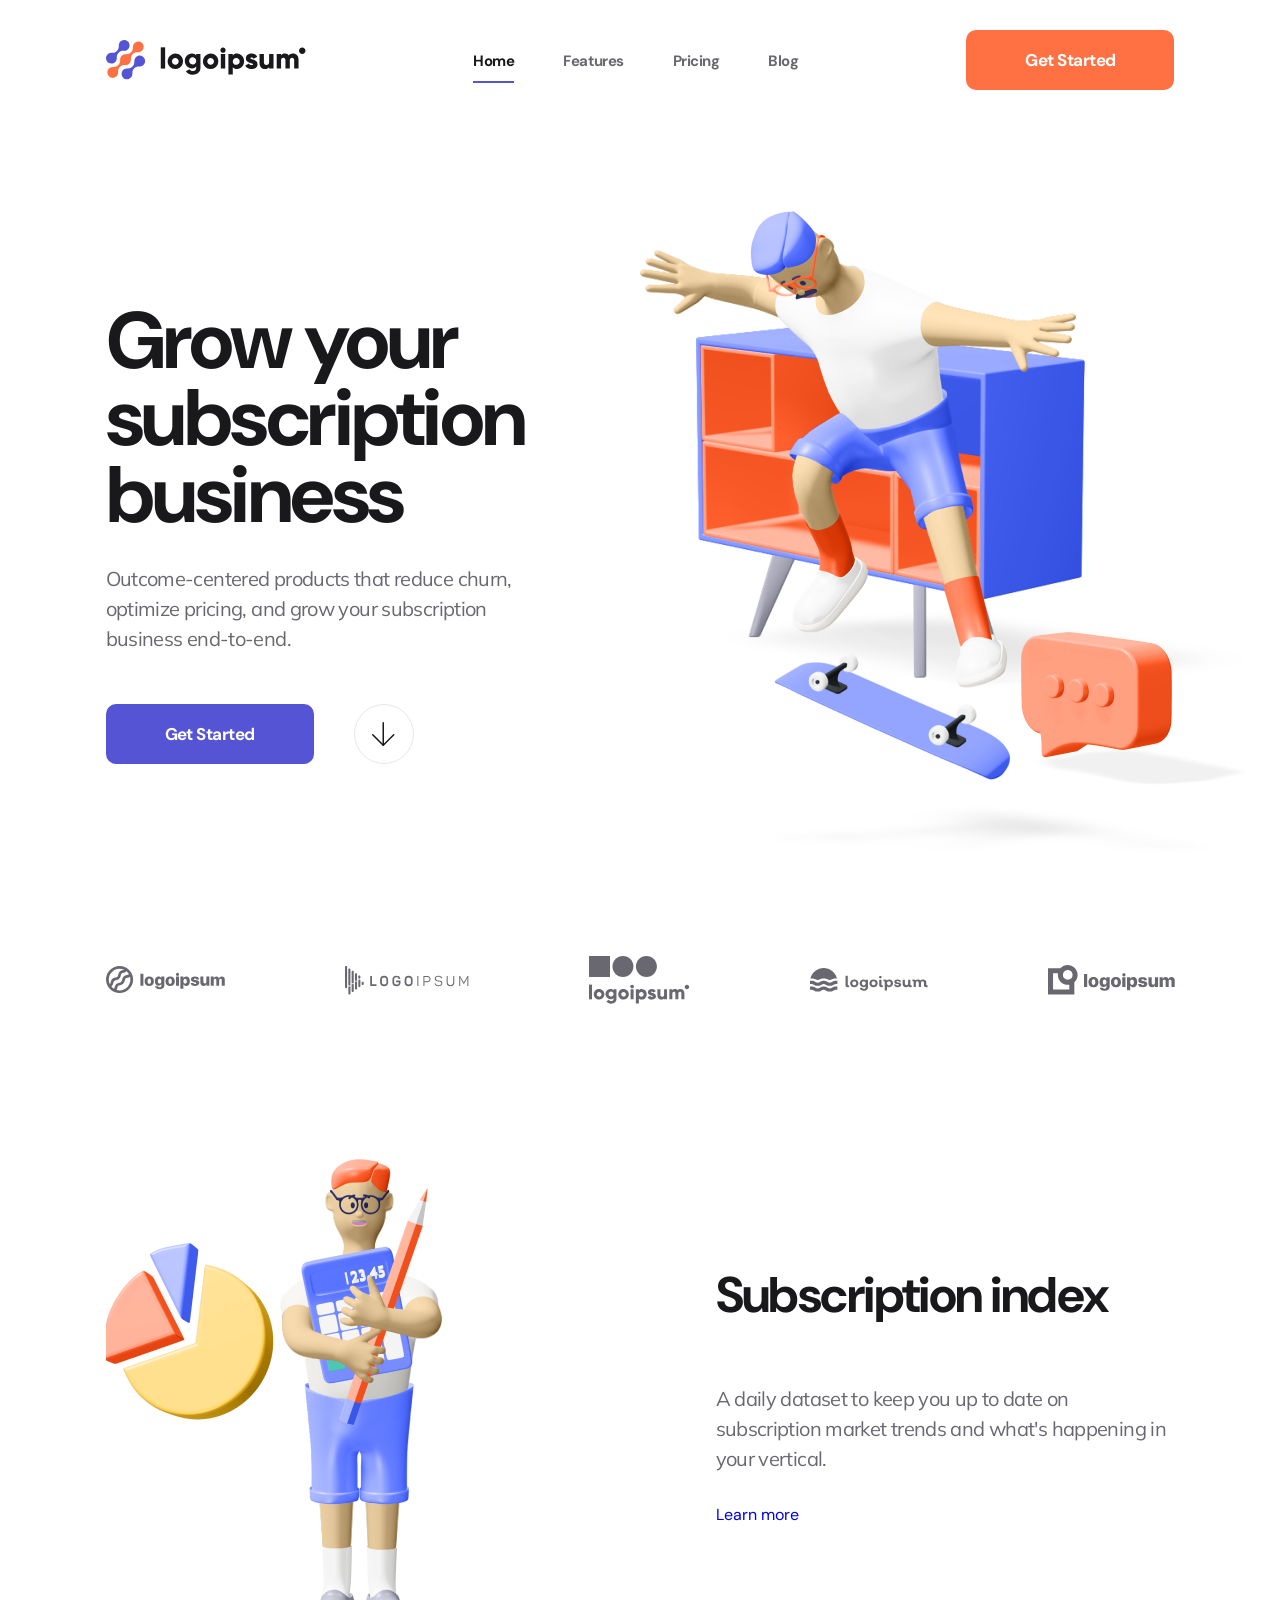
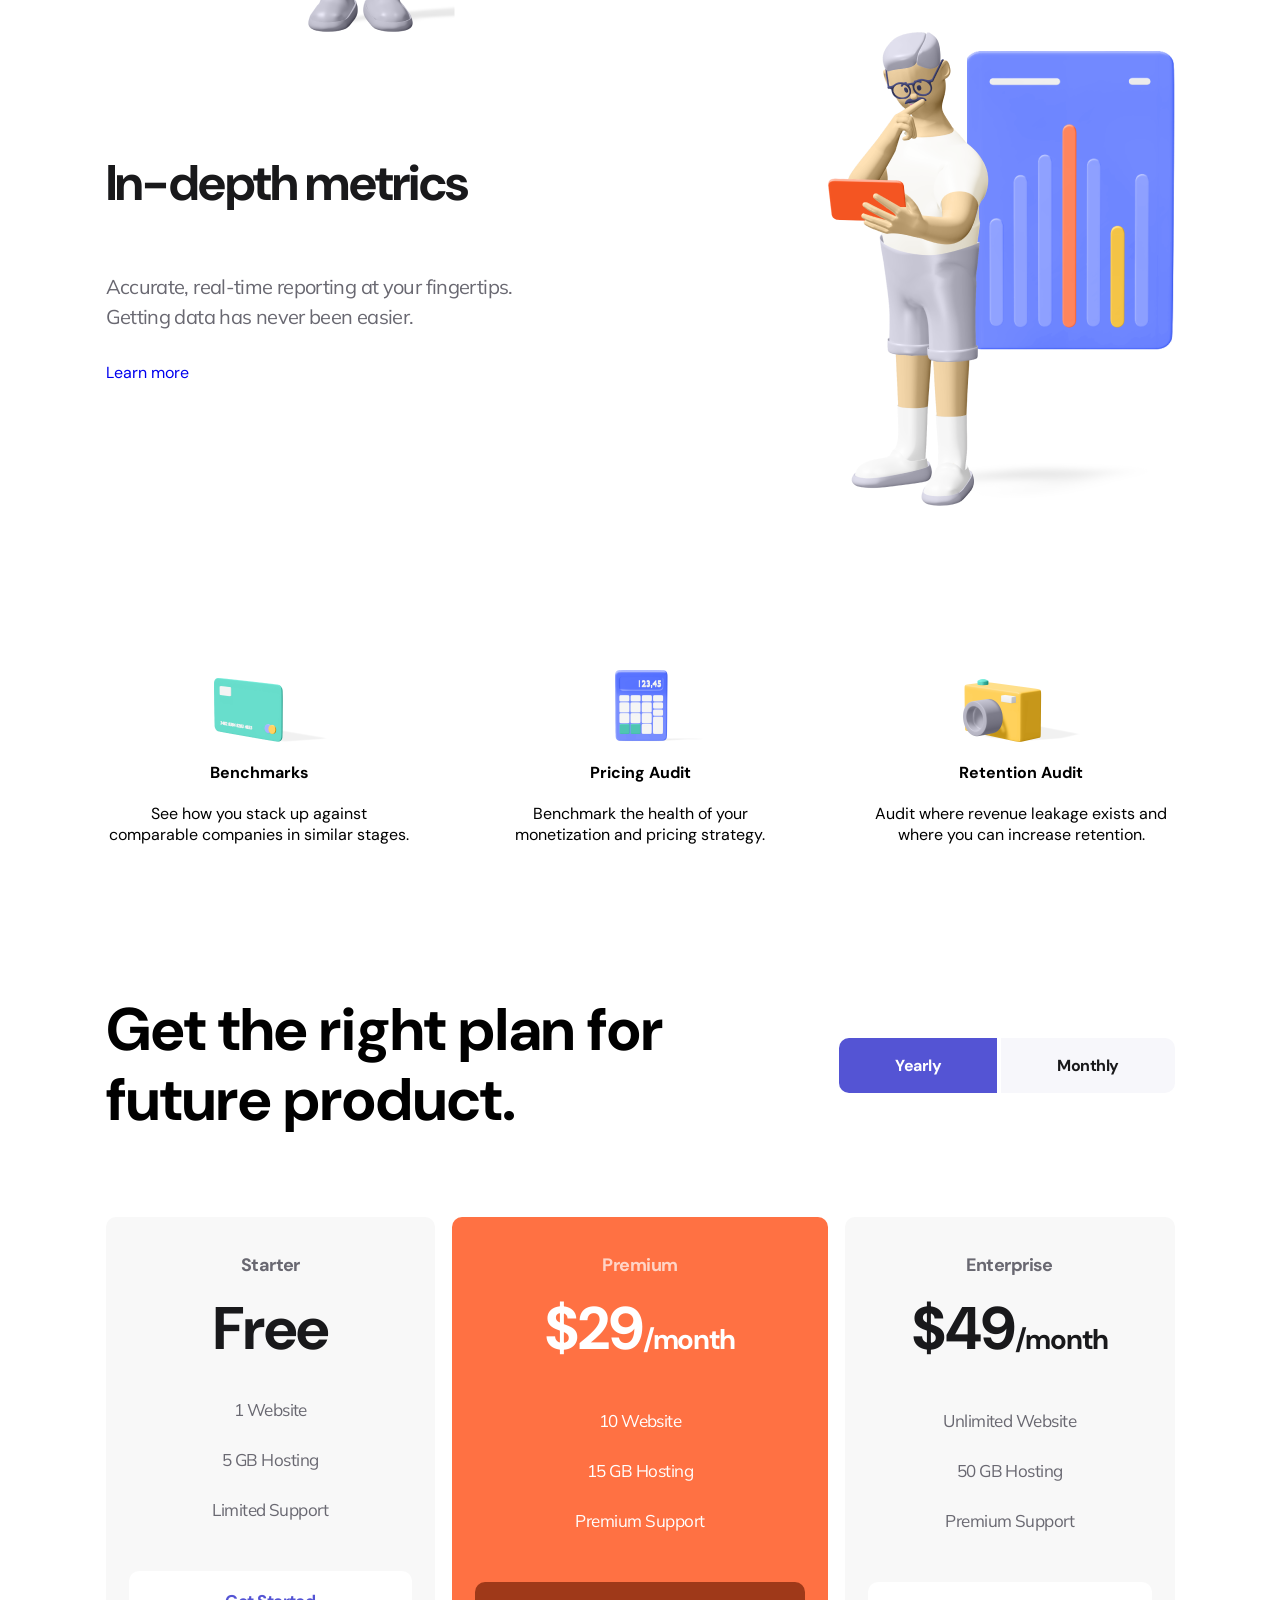
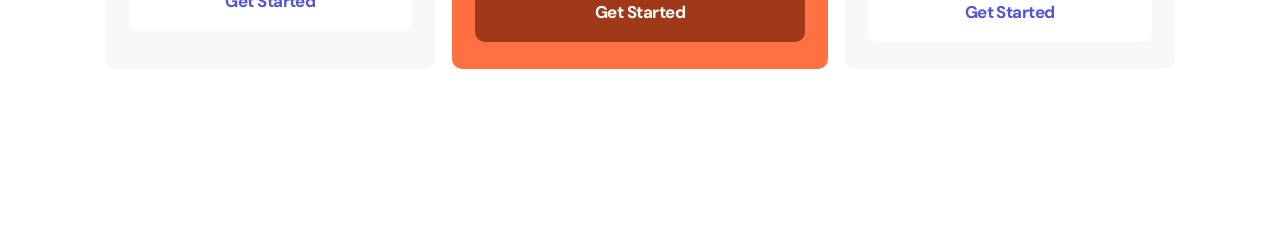
<file: Первый_проект/index.html>
<!DOCTYPE html>
<html lang="en">
<head>
    <meta charset="UTF-8">
    <meta name="viewport" content="width=device-width, initial-scale=1.0">
    <title>logoipsum</title>
    <link rel="stylesheet" href="style.css"/>
    <link rel="shortcut icon" href="images/favicon.svg" type="image/x-icon">
    <link rel="preconnect" href="https://fonts.googleapis.com">
    <link rel="preconnect" href="https://fonts.gstatic.com" crossorigin>
    <link href="https://fonts.googleapis.com/css2?family=DM+Sans:ital,opsz,wght@0,9..40,100..1000;1,9..40,100..1000&family=Mulish:ital,wght@0,200..1000;1,200..1000&display=swap" rel="stylesheet">
</head>
<body>
    <header class="header">
        <div class="header_container">
            <nav class="header_nav">
                <img src="images/logoipsum.svg">
                <ul class="header_list">
                    <li class="header_list-item">
                        <a class="header_list-link active" href="/">
                            Home
                        </a>
                    </li>
                    <li class="header_list-item">
                        <a class="header_list-link" href="/">
                            Features
                        </a>
                    </li>
                    <li class="header_list-item">
                        <a class="header_list-link" href="/">
                            Pricing
                        </a>
                    </li>
                    <li class="header_list-item">
                        <a class="header_list-link" href="/">
                            Blog
                        </a>
                    </li>
                </ul>
                <a class="header_button" href="/">Get Started</a>
            </nav>
        </div>
    </header>
    <main>
        <section class="hero">
            <div class="hero_container">
                <div class="hero_content">
                    <div class="hero_text">
                        <h1 class="hero_tutle">
                            Grow your
subscription
business
                        </h1>
                        <p class="hero_desk">
                            Outcome-centered products that reduce churn, optimize pricing, and grow your subscription business end-to-end.
                        </p>
                    </div>
                    <div class="hero_buttons">
                        <a class="hero_button" href="/">Get Started</a>
                        <a class="hero_scroll" href="#companies">
                            <img class="hero_scrol-image" src="images/arrow-down.svg" alt="">
                        </a>
                    </div>
                </div>
                <img class="hero_image" src="images/Hero image.png" alt=""/>
            </div>
        </section>
        <section class="companies" id="companies">
            <div class="companies_container">
                <ul class="companies_list">
                    <li class="companies_company">
                        <img class="companies_company-logo" src="images/logos/1.svg" alt="">
                    </li>
                    <li class="companies_company">
                        <img class="companies_company-logo" src="images/logos/2.svg" alt="">
                    </li>
                    <li class="companies_company">
                        <img class="companies_company-logo" src="images/logos/3.svg" alt="">
                    </li>
                    <li class="companies_company">
                        <img class="companies_company-logo" src="images/logos/4.svg" alt="">
                    </li>
                    <li class="companies_company">
                        <img class="companies_company-logo" src="images/logos/5.svg" alt="">
                    </li>
                </ul>
            </div>
        </section>
        <section class="features">
            <div class="features_container">
                <div class="feature">
                    <img class="feature_image" src="images/Subscrition.png" alt=""/>
                    <div class="feature_content">
                        <h3 class="feature_title">
                            Subscription index
                        </h3>
                        <p class="feature_desk">
                            A daily dataset to keep you up to date on subscription market trends and what's happening in your vertical.
                        </p>
                        <a href="/" class="feature_link">Learn more</a>
                    </div>
                </div>
                <div class="feature">
                    <div class="feature_content">
                        <h3 class="feature_title">
                            In-depth metrics
                        </h3>
                        <p class="feature_desk">
                            Accurate, real-time reporting at your fingertips. Getting data has never been easier.
                        </p>
                        <a href="/" class="feature_link">Learn more</a>
                    </div>
                    <img class="feature_image" src="images/metrics.png" alt=""/>
                </div>
            </div>
        </section>
        <section class="mini-features">
            <div class="mini-features_container">
                <div class="mini-feature">
                    <header class="mini-feature_header">
                        <img class="mini-feature_image" src="images/bank-card.png" alt="">
                        <h4 class="mini-feture_title">Benchmarks</h4>
                    </header>
                    <p class="mini-feature_desk">
                        See how you stack up against comparable companies in similar stages.
                    </p>
                </div>
                <div class="mini-feature">
                    <header class="mini-feature_header">
                        <img class="mini-feature_image" src="images/calculation.png" alt="">
                        <h4 class="mini-feture_title">Pricing Audit</h4>
                    </header>
                    <p class="mini-feature_desk">
                        Benchmark the health of your monetization and pricing strategy.
                    </p>
                </div>
                <div class="mini-feature">
                    <header class="mini-feature_header">
                        <img class="mini-feature_image" src="images/camera.png" alt="">
                        <h4 class="mini-feture_title">Retention Audit</h4>
                    </header>
                    <p class="mini-feature_desk">
                        Audit where revenue leakage exists and where you can increase retention.
                    </p>
                </div>
            </div>
        </section>
        <section class="subscription">
            <div class="subscription_container">
                <header class="subscription_header">
                    <h2 class="subscription_title">
                        Get the right plan for <br>future product.
                    </h2>
                    <div class="subscrition_tab">
                        <button class="subscription_tab active">
                            Yearly
                        </button>
                        <button class="subscription_tab">
                            Monthly
                        </button>
                    </div>
                </header>
                <div class="subscription_plans">
                    <div class="subscription_plan">
                        <p class="subscription_plan-title">
                            Starter
                        </p>
                    <h2 class="subscription_plan-price">Free</h2> 
                    <p class="subscription_plan-features">
                        1 Website<br>
5 GB Hosting<br>
Limited Support
                    </p>
                    <a href="/" class="subscription_plan-button">Get Started</a>
                    </div>
                    <div class="subscription_plan active">
                        <p class="subscription_plan-title">
                            Premium
                        </p>
                    <h2 class="subscription_plan-price">$29<span>/month</span></h2> 
                    <p class="subscription_plan-features">
                        10 Website<br>
15 GB Hosting<br>
Premium Support
                    </p>
                    <a href="/" class="subscription_plan-button">Get Started</a>
                    </div>
                    <div class="subscription_plan">
                        <p class="subscription_plan-title">
                            Enterprise
                        </p>
                    <h2 class="subscription_plan-price">$49<span>/month</span></h2> 
                    <p class="subscription_plan-features">
                        Unlimited Website<br>
50 GB Hosting<br>
Premium Support
                    </p>
                    <a href="/" class="subscription_plan-button">Get Started</a>
                    </div>
                </div>
            </div>
        </section>
    </main>
</body>
</html>
</file>
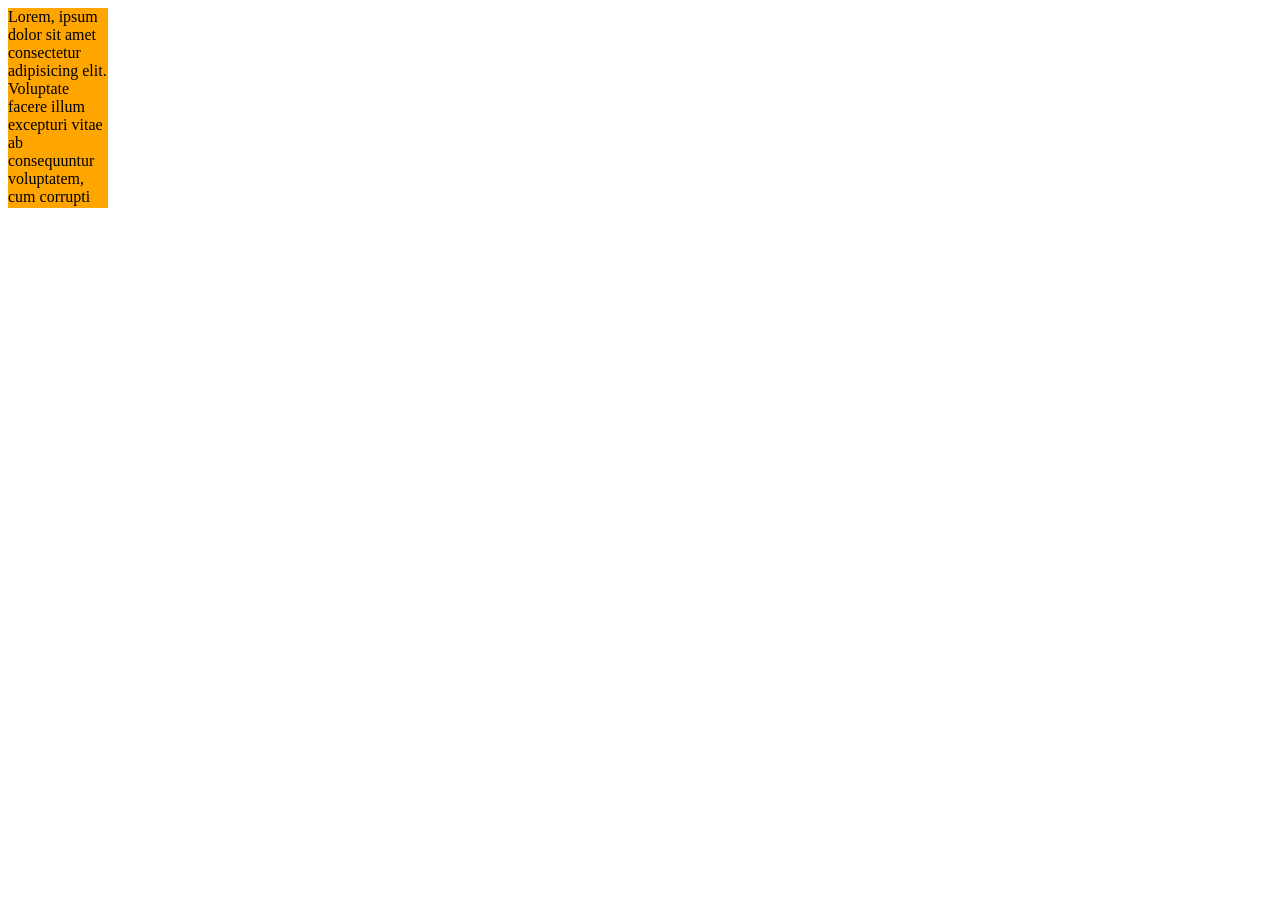
<file: Курс_по_верстке/Первая_программа.html>
<!DOCTYPE html>
<html lang="en">
<head>
    <meta charset="UTF-8">
    <meta name="viewport" content="width=device-width, initial-scale=1.0">
    <link rel="stylesheet" href="styles.css">
    <title>Document</title>
</head>
<body>
    <div class="block-1">
        Lorem, ipsum dolor sit amet consectetur adipisicing elit. Voluptate facere illum excepturi vitae ab consequuntur voluptatem, cum corrupti aliquam exercitationem fuga quam beatae, corporis rem! Facilis quod mollitia nam eum.
    </div>
</body>
</html>
</file>
<file: Первый_проект/style.css>
:root {
    --dark: #19191B;
    --grey: #696871;
    --purple: #5454D4;
    --orange: #FF7143;
}

html{
    scroll-padding: 100px;
    scroll-behavior: smooth;
}

* {
    margin: 0;
    padding: 0;
    box-sizing: border-box;
}
body{
    font-family: "DM Sans", sans-serif;
}
.header {
    position: fixed;
    width: 100%;
    background: white;
    z-index: 999;
    top:0;
    padding-block: 30px;
}

[class*="_container"] {
    max-width: 1069px;
    margin-inline: auto;
}
.header_nav {
    display:flex;
    justify-content: space-between;
    align-items: center;
}
.header_list{
    display: flex;
    gap: 49px;
}
ul{
    list-style: none;
}
.header_list-link{
    font-weight: 700;
    font-size: 15px;
    letter-spacing: -0.47px;
    color: var(--grey);
    transition: color 0.3s;
}
.header_list-link.active{
    color: var(--dark);
    border-bottom: 2px solid var(--purple);
    padding-bottom: 10px;
}
.header_list-link:hover {
    color: var(--dark);
}

a{
    text-decoration: none;
}
.header_button, .hero_button{
    font-weight: 700;
    font-size: 17px;
    letter-spacing:-0.53px;
    color: white;
    padding: 19px 59px;
    border-radius: 10px;
    transition: 0.3s;
}
.header_button{
    background-color: var(--orange);
}
.header_button:hover, .hero_button:hover{
    opacity: 90%;
}
main{
    margin-top: 141px;
}

.hero{
    padding: 70px;
}
.hero_container{
    position: relative;
}
.hero_content{
    max-width: 423px;
    padding-block: 92px;
}
.hero_image{
    position: absolute;
    top: 0;
    right: -75px;
}
.hero_tutle{
    font-weight:700;
    letter-spacing: -2.5px;
    font-size: 80px;
    line-height: 77px;
    color: var(--dark)
}
.hero_desk,.feature_desk{
    font-family: "Mulish", sans-serif;
    letter-spacing: -0.63px;
    line-height: 30px;
    font-size: 20px;
    color: var(--grey);
    margin-top: 30px;
}
.hero_buttons{
    margin-top:50px;
    display: flex;
    gap: 40px;
}
.hero_button{
    background: var(--purple);
}
.hero_scroll{
    width: 60px;
    height: 60px;
    display: flex;
    align-items: center;
    justify-content: center;
    border: 1px solid #E7E7E7;
    border-radius: 100px;
}
.companies {
    padding-block: 30px;
}

.companies_list{
    display: flex;
    justify-content: space-between;
    align-items: center;

}
.features{
    padding-block: 120px;
}
.feature_container{
    display: flex;
    flex-direction: column;
    gap: 69px;
}
.feature{
    display: flex;
    align-items: center;
    justify-content: space-between;
}

.feature_content{
    max-width: 459px;
    display: flex;
    flex-direction: column;
    gap: 30px;
}
.feature_title{
    font-weight:700;
    letter-spacing: -1.56px;
    font-size: 50px;
    line-height: 57px;
    color: var(--dark)
}
.feature_link:hover{
    text-decoration: underline;
}
.mini-features{
    padding-block: 32px;
}
.mini-features_container{
    display:grid;
    grid-template-columns: 1fr 1fr 1fr;
    gap: 74px;
}
.mini-feature{
    display: flex;
    flex-direction: column;
    gap: 20px;
    align-items: center;
    text-align: center;
}
.mini-feature_header{
    display: flex;
    flex-direction: column;
    gap: 7px;
}
.mini-feature_title{
    font-weight: 700;
    letter-spacing: -0.75px;
    font-size: 24px;
    line-height: 36px;
    color: var(--dark);
}

.mini-feature_desc {
    font-family: "Mulish", sans-serif;
    letter-spacing: -0.5px;
    line-height: 24px;
    color: var(--grey);
    font-size: 16px;
}
.mini-feature_image{
    height: 97px;
}
.subscription {
    padding-block: 118px 158px;
}
.subscription_container{
    display: flex;
    flex-direction: column;
    gap: 82px;
}
.subscription_header{
    display: flex;
    align-items: center;
    justify-content: space-between;
}
.subscription_title{
    font-weight: 700;
    font-size: 60px;
    line-height: 70px;
    left: -1.88px;
}
.subscription_tabs{
    display: flex;
    border-block: 5px solid #F7F7FB;
    border-inline: 6px solid #F7F7FB;
    border-radius: 10px;
}
.subscription_tab{
    font-family: inherit;
    font-weight: 700;
    font-size: 16px;
    letter-spacing: -0.5px;
    border: none;
    background: #F7F7FB;
    padding: 17px 56px;
    border-radius: 0 10px 10px 0;
    color: var(--dark);
    cursor: pointer;
}
.subscription_tab.active{
    background: var(--purple);
    border-radius: 10px 0 0 10px;
    color: white;
}

.subscription_plans{
    display:grid;
    grid-template-columns: 1fr 1.14fr 1fr;
    gap: 17px;

}
.subscription_plan{
    padding: 34px 23px 27px;
    background: #F8F8F8;
    border-radius: 10px;
    text-align: center;
}
.subscription_plan-title{
    font-weight: 700;
    line-height: 28px;
    letter-spacing: -0.56px;
    font-size: 18px;
    color: var(--grey)
}
.subscription_plan-price{
    font-weight: 700;
    line-height: 56px;
    letter-spacing: -1.03px;
    font-size: 60px;
    color: var(--dark);
    margin-top: 22px;
}
.subscription_plan-price > span{
    font-size: 28px;
}
.subscription_plan-features{
    font-family: "Mulish",sans-serif;
    font-size: 17px;
    line-height: 50px;
    letter-spacing: -0.53px;
    color: var(--grey);
    margin-top: 28px;
}
.subscription_plan-button{
    width: 100%;
    display: flex;
    justify-content: center;
    background: white;
    padding-block: 19px;
    border-radius: 10px;
    font-weight: 700;
    font-size: 17px;
    letter-spacing: -0.53px;
    color: var(--purple);
    margin-top: 36px;
}
.subscription_plan.active{
    background: var(--orange);
}

.subscription_plan.active .subscription_plan-title{
    color: rgba(255, 255, 255, 70%);
}
.subscription_plan.active .subscription_plan-price,
.subscription_plan.active .subscription_plan-features,
.subscription_plan.active .subscription_plan-button{
    color: white;
}

.subscription_plan.active .subscription_plan-button{
    background: #9F3919;
}
</file>
<file: Курс_по_верстке/styles.css>
.block-1{
    background-color: orange;
    width: 100px;
    height: 200px;
    overflow: hidden;
}
</file>
